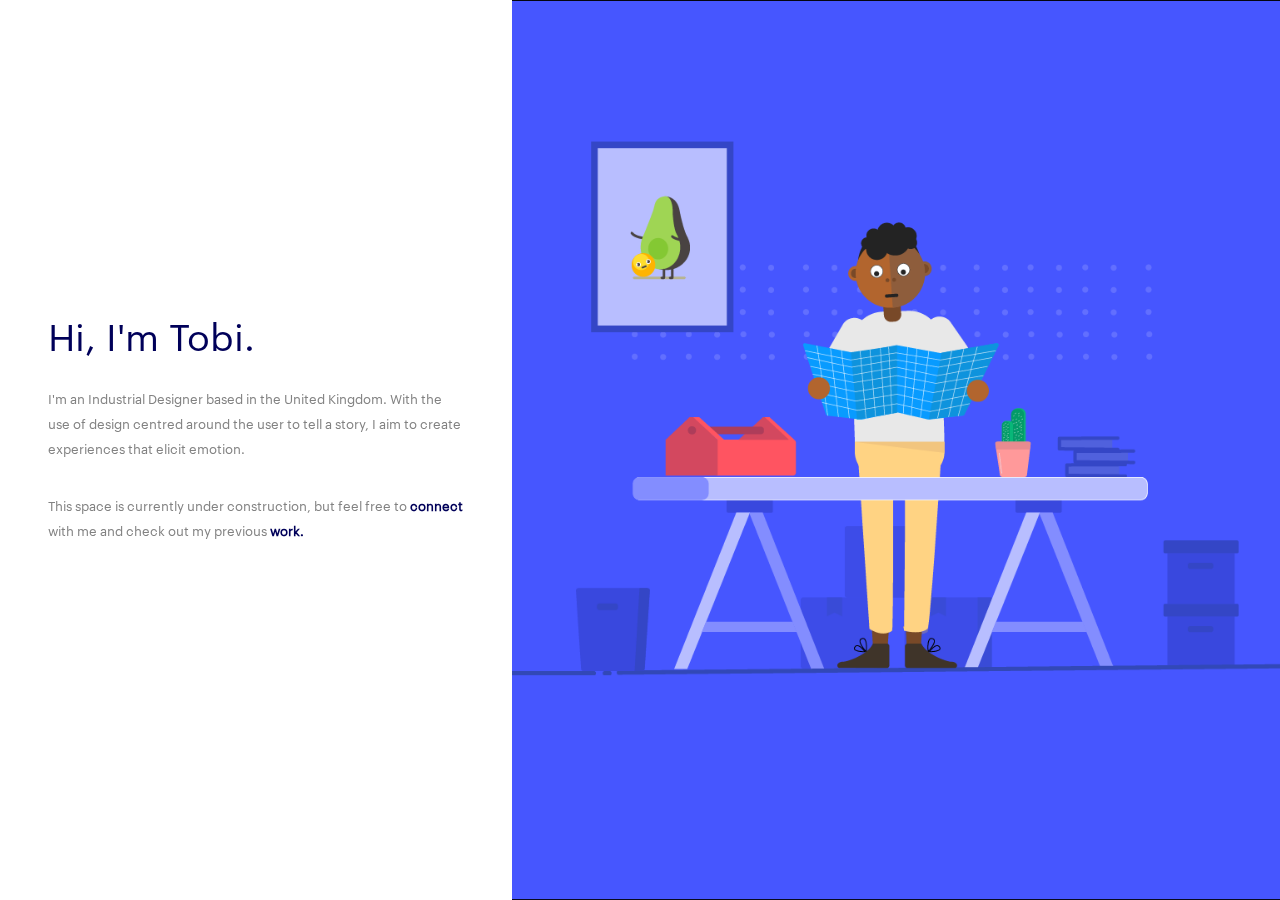
<file: index.html>
<!DOCTYPE html>
<html>
<head>
    
	<title>Tobi Oyadiran</title>
	<meta property="og:title" content="Tobi Oyadiran"/>
	<meta property="og:description" content="Tobi Oyadiran is an Industrial designer based in the UK focusing on consumer and software design."/>	
	<meta property="og:url" content="http://tobioyadiran.com/"/>
	<meta property="og:image" content="logo"/>
	<meta property="og:type" content="website" />
	<meta name="viewport" content="initial-scale=1,user-scalable=no">
	<meta name="apple-mobile-web-app-status-bar-style" content="black">
	<meta name="theme-color" content="#000000">
	<link rel="icon" type="favicon.ico" href="public/images/favicon/icon152x152.png">
	<link rel="apple-touch-icon-precomposed" href="public/images/favicon/icon76x76.png" type="favicon.ico"/>
	<link rel="apple-touch-icon-precomposed" sizes="76x76" href="public/images/favicon/icon76x76.png"/>
	<link rel="apple-touch-icon-precomposed" sizes="120x120" href="public/images/favicon/icon120x120.png"/>
	<link rel="apple-touch-icon-precomposed" sizes="152x152" href="public/images/favicon/icon152x152.png"/>
	
    
    <!-- Stylesheet -->
    <link rel="stylesheet" type="text/css" href="public/css/style.css"> 
    <link href="https://afeld.github.io/emoji-css/emoji.css" rel="stylesheet">
    
    <!-- Javascript -->
	<script src="https://ajax.googleapis.com/ajax/libs/jquery/2.1.4/jquery.min.js"></script>
	<script type="text/javascript" src="/public/js/jquery.history.js"></script>
	<script type="text/javascript" src="/public/js/imagesloaded.pkgd.min.js"></script>
	<script type="text/javascript" src="/public/js/functions.js"></script>
    
    <!-- Google Analytics -->
    <script>
    (function(i,s,o,g,r,a,m){i['GoogleAnalyticsObject']=r;i[r]=i[r]||function(){
    (i[r].q=i[r].q||[]).push(arguments)},i[r].l=1*new Date();a=s.createElement(o),
    m=s.getElementsByTagName(o)[0];a.async=1;a.src=g;m.parentNode.insertBefore(a,m)
    })(window,document,'script','https://www.google-analytics.com/analytics.js','ga');

        ga('create', 'UA-104764102-1', 'auto');
        ga('send', 'pageview');

</script>
      
</head>
        
    
<body class="no-touch">
    
     
<div id="container"> 
	<div id="content">
		<div class="right-column fixed">
			<div class="cover-image"></div></a>    
		</div>
		<div class="left-column centered">
			<div class="content-wrap">
               
			<p2>Hi, I'm Tobi.</p2>			
<p class="projects">
	


<p>I'm an Industrial Designer based in the United Kingdom. With the use of design centred around the user to tell a story, I aim to create experiences that elicit emotion.</p>
                
<p>This space is currently under construction, but feel free to <b><a href="https://www.linkedin.com/in/tobioyadiran/" target="_blank">connect</a></b> with me and check out my previous <b><a href="http://www.coroflot.com/people/project?id=1701342&user_id=664763"target="_blank">work.<a/></b></p>
    
    <p><i class="em em-palm_tree"></i>
 </p>
  
</div>
        
</body>
      
</html>
</file>
<file: public/css/style.css>
/* website by Tobi Oyadiran */


.header{
    
}

@font-face {
	font-family: 'Graphik Web';
	src: url('../fonts/Graphik-Regular-Web.eot');
	src: url('../fonts/Graphik-Regular-Web.eot?#iefix') format('embedded-opentype'),
	url('../fonts/Graphik-Regular-Web.woff') format('woff'),
	url('../fonts/Graphik-Regular-Web.ttf') format('truetype'),
	url('../fonts/Graphik-Regular-Web.svg#Graphik-Regular') format('svg');
	font-weight: 400;
	font-style: normal;
	font-stretch: normal;
}

* {
	margin: 0;
	padding: 0;
	box-sizing: border-box;
	list-style-type: none;
}

body {
	font-family: 'Graphik Web', sans-serif;
	color: #111;
	font-size: 13px;
	line-height: 18px;
	background-color: #f2f2f2;
	-webkit-font-smoothing: antialiased;.
	-webkit-tap-highlight-color: rgba(0,0,0,0);
	-webkit-text-size-adjust: none
}

a {
	color: inherit;
	text-decoration: none;
}

.left-column a:active {
	opacity: .3;
}

.no-touch a:hover {
	border-bottom: 1px solid;
}

.no-touch a:active {
	opacity: 1;
}

#content { 

    
	display: -webkit-box;
	display: -moz-box;
	display: -ms-flexbox;
	display: -webkit-flex;
	display: flex;
	position: right;
	width: 100%;
	-webkit-transition: opacity .5s ease;
	-moz-transition: opacity .5s ease;
	transition: opacity .5s ease;
}

#content *:not(html) {
	-webkit-transform: translate3d(0, 0, 0);
	-moz-transform: translate3d(0, 0, 0);
	transform: translate3d(0, 0, 0);
}

.left-column,
.sticky-column {
	width: 40vw;
	min-height: 100vh;
}

.left-column {
	position: relative;
	background-color: white;
	-webkit-box-ordinal-group: 1;
	-moz-box-ordinal-group: 1;
	-ms-flex-order: 1;
	-webkit-order: 1;
	order: 1;
}

.left-column.centered,
.sticky-column {
	padding: 0 48px;
}

.centered {
	display: -webkit-flex;
	display: -moz-flex;
	display: flex;
	-webkit-flex-direction: column;
	-moz-flex-direction: column;
	flex-direction: column;
	-webkit-justify-content: center;
	-moz-justify-content: center;
	justify-content: center;
}

.content-wrap {
	max-width: 560px;
	padding: 96px 0;
	margin: 0 auto;
}

.sticky-column {
	top: 0;
	position: -webkit-sticky;
	position: sticky;
}

.pinned {
	position: fixed;
	position: -webkit-sticky;
	position: sticky;
}

nav {
	margin-bottom: 44px;
/* 	display: flex; */
}

/*
nav ul.core-nav {
	flex-grow: 1;
}
*/

nav li {
	display: block;
	float: left;
	margin-right: 1em;
}

nav li a {
	border-bottom: 1px solid transparent;
	display: block;
}

nav li a.disabled {
	pointer-events: none;
}

nav li.selected a {
	border-bottom: 1px solid;
}

p2 {
	font-weight: ;
	font-size: 37px;
	line-height: 16px;
	margin-bottom: 8px;
    color: #000059
    
}

p2.project-title {
	margin-bottom: 4px;
}

.byline {
	margin-bottom: 8px;
}

ul.tags {
	margin-bottom: 8px;
}

ul.tags li {
	display: inline;
}

ul.tags li::after {
	content: ', '
}

ul.tags li:last-child::after {
	content: '';
}

p {
	font-size: 15px;
	line-height: 25px;
	margin-bottom: 36px;
    color: #828282
}

p:last-child {
	margin-bottom: 0;
}

p.projects span::after {
	content: ', ';
}

p.projects span:last-child::after {
	content: '.';
}

.right-column {
	min-height: 100vh;
	width: 60vw;
	position: fixed
	-webkit-box-ordinal-group: 2;
	-moz-box-ordinal-group: 2;
	-ms-flex-order: 2;
	-webkit-order: 2;
	order: 2;
}

.right-column .cover-image {
	position: absolute;
	top: 0px;
	right: 0px;
	left: 0px;
	bottom: 0px;
	background-image: url('../images/final.png');
	background-size: cover;
	background-position: center;
    background background-repeat: no-repeat
	opacity: 0;
	-webkit-transition: opacity .5s ease;
	-moz-transition: opacity .5s ease;
	transition: opacity .5s ease;
}

.right-column.fixed {
	position: fixed;
	right: 0;
	top: 0;
	bottom: 0;
}

.gallery {
	padding: 9px;
	position: relative;
}

.gallery .image {
	width: 100%;
	padding: 0 9px;
	margin: 9px 0;
	float: left;
}

.gallery .image .placeholder {
	position: relative;
	background-color: #222;
}

.gallery .image .placeholder img,
.gallery .image .placeholder video {
	position: absolute;
	display: block;
	width: 100%;
	height: auto;
	opacity: 0;
	-webkit-transition: opacity .5s ease;
	-moz-transition: opacity .5s ease;
	transition: opacity .5s ease;
}

.gallery .image.half {
	width: 50%;
}

.gallery .image .placeholder.video {
	padding-bottom: 56.25%;
}

@media only screen and (max-width: 1920px) {
	.content-wrap {
		max-width: 480px;
	}
}

@media only screen and (max-width: 1440px) {
	.content-wrap {
		padding: 48px 0;
	}

	nav {
		margin-bottom: 36px;
	}

	p {
		font-size: 13px;
		line-height: 25px;
		margin-bottom: 32px;
	}
}

@media only screen and (max-width: 1020px) {
	#content {
		display: block;
	}

	.right-column {
		min-height: 0;
	}

	.pinned {
		position: relative;
	}

	.left-column,
	.sticky-column {
		width: 100%;
	}

	.right-column.fixed {
		display: none;
	}

	.right-column {
		width: 100%;
	}
}

@media only screen and (max-width: 414px) {
	.left-column.centered,
	.sticky-column {
		padding: 0 36px;
	}

	.content-wrap {
		padding: 36px 0;
	}

	.gallery {
		padding: 4px;
	}

	.gallery .image {
		padding: 0 4px;
		margin: 4px 0;
	}
}

@media only screen and (max-width: 320px) {
	.left-column.centered,
	.sticky-column {
		padding: 0 8px;
	}
}

@supports not ((position: sticky) or (position: -webkit-sticky)) {
	#content *:not(html) {
		-webkit-transform: inherit;
		-moz-transform: inherit;
		transform: inherit;
	}

	.gallery img {
		-webkit-transform: translateZ(0);
		-webkit-transform-style: preserve-3d;
	}
}

.cf:after {
  visibility: hidden;
  display: block;
  font-size: 0;
  content: " ";
  clear: both;
  height: 0;
}

b, strong {
     color: #000059;
     }

.em { 
  font-size: 20px
    
}
</file>
